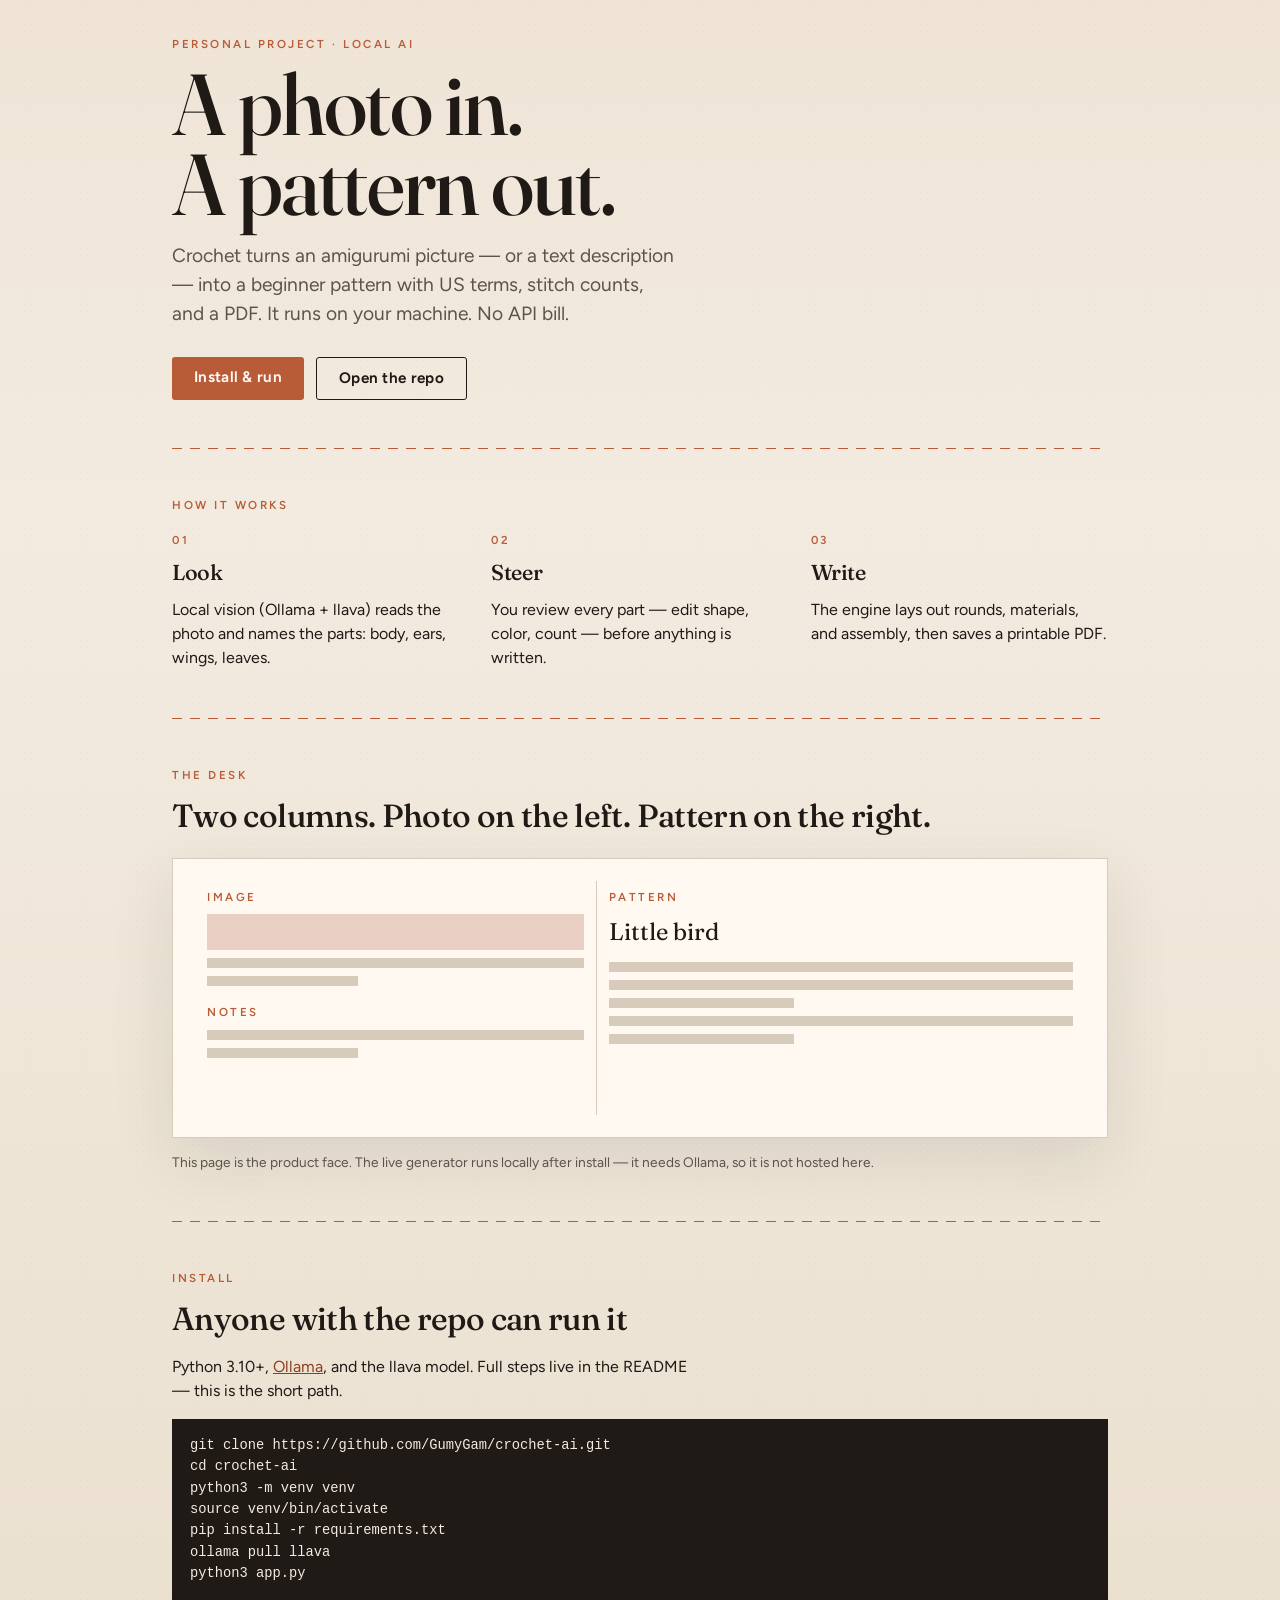
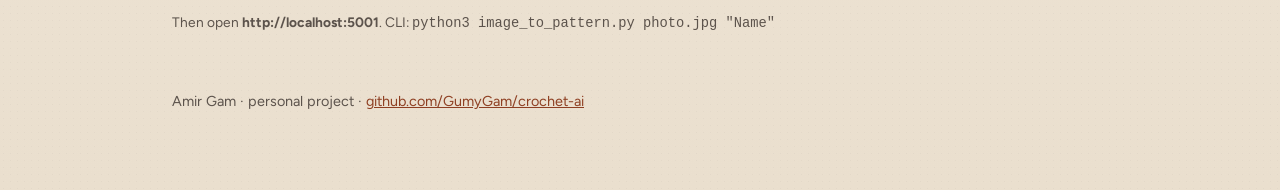
<file: docs/index.html>
<!DOCTYPE html>
<html lang="en">
<head>
    <meta charset="UTF-8">
    <meta name="viewport" content="width=device-width, initial-scale=1.0">
    <title>Crochet — photo to beginner pattern</title>
    <meta name="description" content="Turn a photo into a beginner crochet pattern. Local AI, no cloud, PDF out.">
    <link rel="preconnect" href="https://fonts.googleapis.com">
    <link rel="preconnect" href="https://fonts.gstatic.com" crossorigin>
    <link href="https://fonts.googleapis.com/css2?family=Figtree:wght@400;500;600;650&family=Fraunces:opsz,wght@9..144,500;9..144,600&display=swap" rel="stylesheet">
    <link rel="stylesheet" href="studio.css">
</head>
<body>
    <div class="site-wrap">
        <p class="kicker">Personal project · local AI</p>
        <section class="hero">
            <h1>A photo in.<br>A pattern out.</h1>
            <p class="lede">Crochet turns an amigurumi picture — or a text description — into a beginner pattern with US terms, stitch counts, and a PDF. It runs on your machine. No API bill.</p>
            <div class="hero-actions">
                <a class="btn btn-inline" href="https://github.com/GumyGam/crochet-ai#quick-start">Install &amp; run</a>
                <a class="btn btn-inline btn-outline" href="https://github.com/GumyGam/crochet-ai">Open the repo</a>
            </div>
        </section>

        <hr class="stitch">

        <section>
            <p class="kicker">How it works</p>
            <div class="steps" style="margin-top: 18px;">
                <div class="step">
                    <p class="kicker">01</p>
                    <h3>Look</h3>
                    <p>Local vision (Ollama + llava) reads the photo and names the parts: body, ears, wings, leaves.</p>
                </div>
                <div class="step">
                    <p class="kicker">02</p>
                    <h3>Steer</h3>
                    <p>You review every part — edit shape, color, count — before anything is written.</p>
                </div>
                <div class="step">
                    <p class="kicker">03</p>
                    <h3>Write</h3>
                    <p>The engine lays out rounds, materials, and assembly, then saves a printable PDF.</p>
                </div>
            </div>
        </section>

        <hr class="stitch">

        <section>
            <p class="kicker">The desk</p>
            <h2 class="display" style="font-size: 2rem; margin: 8px 0 18px;">Two columns. Photo on the left. Pattern on the right.</h2>
            <div class="mock" aria-hidden="true">
                <div class="mock-col">
                    <p class="kicker">Image</p>
                    <div class="mock-line wool"></div>
                    <div class="mock-line"></div>
                    <div class="mock-line short"></div>
                    <p class="kicker" style="margin-top: 18px;">Notes</p>
                    <div class="mock-line"></div>
                    <div class="mock-line short"></div>
                </div>
                <div class="mock-col">
                    <p class="kicker">Pattern</p>
                    <p style="font-family: var(--font-display); font-size: 1.5rem; margin: 8px 0 12px;">Little bird</p>
                    <div class="mock-line"></div>
                    <div class="mock-line"></div>
                    <div class="mock-line short"></div>
                    <div class="mock-line"></div>
                    <div class="mock-line short"></div>
                </div>
            </div>
            <p class="hint" style="margin-top: 14px;">This page is the product face. The live generator runs locally after install — it needs Ollama, so it is not hosted here.</p>
        </section>

        <hr class="stitch">

        <section class="install">
            <p class="kicker">Install</p>
            <h2 class="display" style="font-size: 2rem; margin: 8px 0 12px;">Anyone with the repo can run it</h2>
            <p style="margin-bottom: 16px; max-width: 52ch;">Python 3.10+, <a href="https://ollama.com">Ollama</a>, and the llava model. Full steps live in the README — this is the short path.</p>
<pre><code>git clone https://github.com/GumyGam/crochet-ai.git
cd crochet-ai
python3 -m venv venv
source venv/bin/activate
pip install -r requirements.txt
ollama pull llava
python3 app.py</code></pre>
            <p class="hint" style="margin-top: 12px;">Then open <strong>http://localhost:5001</strong>. CLI: <code>python3 image_to_pattern.py photo.jpg "Name"</code></p>
        </section>

        <p class="footer">Amir Gam · personal project · <a href="https://github.com/GumyGam/crochet-ai">github.com/GumyGam/crochet-ai</a></p>
    </div>
</body>
</html>
</file>
<file: docs/studio.css>
/* Craft studio tokens — cream paper, ink, wool-red.
   Used by the local app (templates/index.html) and the GitHub Pages product page.
   Edit these variables to restyle the whole product. */
:root {
  --paper: #f3ebe0;
  --paper-2: #fff9f2;
  --ink: #1f1a16;
  --ink-soft: #5c534c;
  --line: #d7cbbc;
  --wool: #b85c38;
  --wool-deep: #8e3f22;
  --wool-soft: #ead0c4;
  --ok: #3f6b4a;
  --err: #9b2c2c;
  --shadow: 0 22px 60px rgba(31, 26, 22, 0.1);
  --font-display: "Fraunces", "Iowan Old Style", Georgia, serif;
  --font-body: "Figtree", "Source Sans 3", system-ui, sans-serif;
  --radius: 3px;
}

* { box-sizing: border-box; margin: 0; padding: 0; }

html, body { min-height: 100%; }

body {
  font-family: var(--font-body);
  color: var(--ink);
  background-color: var(--paper);
  background-image:
    radial-gradient(rgba(31, 26, 22, 0.035) 0.7px, transparent 0.7px),
    linear-gradient(180deg, #efe4d6 0%, var(--paper) 28%, #eadfce 100%);
  background-size: 7px 7px, 100% 100%;
  line-height: 1.5;
}

a { color: var(--wool-deep); }
a:hover { color: var(--wool); }

.kicker {
  font-size: 0.72rem;
  letter-spacing: 0.22em;
  text-transform: uppercase;
  color: var(--wool);
  font-weight: 600;
}

h1, h2, h3, .display {
  font-family: var(--font-display);
  font-optical-sizing: auto;
  font-weight: 500;
  letter-spacing: -0.02em;
}

/* ── App shell ── */
.page {
  max-width: 1280px;
  margin: 0 auto;
  padding: 28px 22px 64px;
}

.masthead {
  display: grid;
  grid-template-columns: 1fr auto;
  gap: 16px;
  align-items: end;
  padding: 8px 4px 28px;
  border-bottom: 1px dashed var(--line);
  margin-bottom: 28px;
}

.masthead h1 {
  font-size: clamp(2.4rem, 5vw, 3.6rem);
  line-height: 0.95;
  margin: 8px 0 10px;
}

.lede {
  max-width: 38ch;
  color: var(--ink-soft);
  font-size: 1.02rem;
}

.desk {
  display: grid;
  grid-template-columns: minmax(320px, 0.92fr) 1.08fr;
  background: var(--paper-2);
  border: 1px solid var(--line);
  box-shadow: var(--shadow);
  min-height: 72vh;
}

.input-panel,
.preview-panel {
  padding: 28px 26px 36px;
  max-height: 82vh;
  overflow-y: auto;
}

.input-panel {
  border-right: 1px solid var(--line);
  background:
    repeating-linear-gradient(
      -12deg,
      transparent,
      transparent 11px,
      rgba(184, 92, 56, 0.03) 11px,
      rgba(184, 92, 56, 0.03) 12px
    );
}

.section { margin-bottom: 22px; }

.section-title {
  font-family: var(--font-display);
  font-size: 1.15rem;
  font-weight: 500;
  margin-bottom: 12px;
}

.step-num {
  color: var(--wool);
  font-size: 0.78rem;
  letter-spacing: 0.16em;
  text-transform: uppercase;
  display: block;
  margin-bottom: 4px;
}

.upload-area {
  border: 1px dashed var(--wool);
  background: rgba(255, 249, 242, 0.7);
  padding: 32px 18px;
  text-align: center;
  cursor: pointer;
  transition: background 0.2s, border-color 0.2s;
}

.upload-area:hover,
.upload-area.dragover {
  background: var(--wool-soft);
  border-style: solid;
}

.upload-mark {
  font-family: var(--font-display);
  font-size: 1.8rem;
  color: var(--wool);
  margin-bottom: 6px;
}

.hint { font-size: 0.86rem; color: var(--ink-soft); margin-top: 8px; }

input[type="file"] { display: none; }

textarea,
input[type="text"],
select {
  width: 100%;
  padding: 12px 14px;
  border: 1px solid var(--line);
  background: #fffdf9;
  font: inherit;
  color: var(--ink);
  border-radius: var(--radius);
}

textarea { min-height: 88px; resize: vertical; }

textarea:focus,
input[type="text"]:focus,
select:focus {
  outline: 2px solid var(--wool-soft);
  border-color: var(--wool);
}

.settings {
  background: #fffdf9;
  border: 1px solid var(--line);
  padding: 16px;
}

.setting-item { margin-bottom: 12px; }
.setting-item:last-child { margin-bottom: 0; }
.setting-item label {
  display: block;
  margin-bottom: 6px;
  font-size: 0.86rem;
  font-weight: 600;
  color: var(--ink-soft);
}

.btn {
  background: var(--wool);
  color: #fffaf6;
  border: 0;
  padding: 13px 22px;
  font: 650 0.95rem/1 var(--font-body);
  letter-spacing: 0.02em;
  cursor: pointer;
  width: 100%;
  border-radius: var(--radius);
  transition: background 0.15s, transform 0.15s;
}

.btn:hover { background: var(--wool-deep); transform: translateY(-1px); }
.btn:disabled { opacity: 0.45; cursor: not-allowed; transform: none; }
.btn-download { background: var(--ink); margin-top: 12px; }
.btn-download:hover { background: #000; }
.btn-ghost {
  background: transparent;
  color: var(--wool-deep);
  border: 1px dashed var(--wool);
  margin-bottom: 14px;
}
.btn-ghost:hover { background: var(--wool-soft); transform: none; }
.btn-cancel { background: var(--line); color: var(--ink); }
.btn-cancel:hover { background: #cfc3b4; transform: none; }

.review-section { display: none; margin-top: 28px; padding-top: 22px; border-top: 1px dashed var(--line); }
.review-section.visible { display: block; }

.creature-badge {
  display: inline-block;
  border: 1px solid var(--wool);
  color: var(--wool-deep);
  padding: 4px 12px;
  font-size: 0.82rem;
  letter-spacing: 0.06em;
  text-transform: uppercase;
  margin-bottom: 12px;
}

.review-hint {
  font-size: 0.88rem;
  color: var(--ink-soft);
  margin-bottom: 14px;
  padding: 10px 12px;
  background: #f7ecdf;
  border-left: 3px solid var(--wool);
}

.part-card {
  background: #fffdf9;
  border: 1px solid var(--line);
  padding: 12px 14px;
  margin-bottom: 8px;
  display: grid;
  grid-template-columns: 1fr auto;
  gap: 10px;
  align-items: center;
}

.part-info { display: flex; flex-wrap: wrap; gap: 6px; align-items: center; }
.part-name { font-weight: 650; }
.part-tag {
  font-size: 0.72rem;
  letter-spacing: 0.04em;
  text-transform: uppercase;
  padding: 2px 8px;
  border: 1px solid var(--line);
  color: var(--ink-soft);
}
.tag-shape { border-color: #b9c7c0; }
.tag-color { border-color: var(--wool-soft); }
.part-actions { display: flex; gap: 4px; }

.btn-icon {
  background: transparent;
  border: 1px solid var(--line);
  padding: 5px 9px;
  cursor: pointer;
  font-size: 0.78rem;
  color: var(--ink-soft);
}
.btn-icon:hover { border-color: var(--ink); color: var(--ink); }
.btn-icon.remove:hover { border-color: var(--err); color: var(--err); }

.modal-overlay {
  display: none;
  position: fixed;
  inset: 0;
  background: rgba(31, 26, 22, 0.45);
  z-index: 1000;
  align-items: center;
  justify-content: center;
  padding: 16px;
}
.modal-overlay.visible { display: flex; }
.modal {
  background: var(--paper-2);
  border: 1px solid var(--line);
  padding: 28px;
  width: 420px;
  max-width: 100%;
  box-shadow: var(--shadow);
}
.modal h3 { margin-bottom: 16px; font-size: 1.4rem; }
.modal label {
  display: block;
  margin-bottom: 4px;
  font-size: 0.82rem;
  font-weight: 600;
  color: var(--ink-soft);
}
.modal input, .modal select { margin-bottom: 12px; }
.modal-buttons { display: flex; gap: 10px; margin-top: 8px; }
.modal-buttons .btn { flex: 1; }

.preview-content {
  background: #fffdf9;
  padding: 22px 24px;
  border: 1px solid var(--line);
  font-size: 0.92rem;
}
.preview-content h1 { font-size: 1.5rem; margin-bottom: 12px; }
.preview-content h2 { color: var(--wool-deep); margin: 18px 0 8px; font-size: 1.15rem; }
.preview-content h3 { margin: 14px 0 6px; font-size: 1rem; }
.preview-content p, .preview-content li { margin-bottom: 6px; }

.loading { text-align: center; padding: 48px 16px; color: var(--ink-soft); }
.spinner {
  width: 36px; height: 36px;
  border: 2px solid var(--line);
  border-top-color: var(--wool);
  border-radius: 50%;
  animation: spin 0.9s linear infinite;
  margin: 0 auto 16px;
}
@keyframes spin { to { transform: rotate(360deg); } }

.error, .success {
  padding: 12px 14px;
  margin-bottom: 14px;
  font-size: 0.9rem;
}
.error { background: #f8e4e0; color: var(--err); border-left: 3px solid var(--err); }
.success { background: #e5efe6; color: var(--ok); border-left: 3px solid var(--ok); }

.preview-empty {
  text-align: left;
  color: var(--ink-soft);
  padding: 28px 8px;
}
.preview-empty-icon {
  font-family: var(--font-display);
  font-size: 2.4rem;
  color: var(--wool);
  margin-bottom: 8px;
}
.preview-error-detail {
  margin-top: 12px;
  padding: 10px 12px;
  background: #f8e4e0;
  color: var(--err);
  font-size: 0.86rem;
}

#imagePreview img {
  max-width: 100%;
  max-height: 200px;
  border: 1px solid var(--line);
  margin-top: 4px;
}

@media (max-width: 900px) {
  .masthead, .desk { display: block; }
  .input-panel, .preview-panel {
    max-height: none;
    border-right: 0;
  }
  .input-panel { border-bottom: 1px solid var(--line); }
}

/* ── Product page extras (docs/index.html) ── */
.site-wrap { max-width: 980px; margin: 0 auto; padding: 36px 22px 80px; }

.hero h1 {
  font-size: clamp(3rem, 8vw, 5.4rem);
  line-height: 0.92;
  margin: 12px 0 18px;
}

.hero .lede { font-size: 1.2rem; max-width: 42ch; }

.hero-actions { display: flex; flex-wrap: wrap; gap: 12px; margin-top: 28px; }

.btn-inline {
  width: auto;
  display: inline-block;
  text-decoration: none;
  text-align: center;
}

.btn-outline {
  background: transparent;
  color: var(--ink);
  border: 1px solid var(--ink);
}
.btn-outline:hover { background: var(--ink); color: var(--paper-2); }

.stitch {
  height: 1px;
  border: 0;
  background: repeating-linear-gradient(90deg, var(--wool) 0 10px, transparent 10px 18px);
  margin: 48px 0;
}

.steps {
  display: grid;
  grid-template-columns: repeat(3, 1fr);
  gap: 22px;
}

.step h3 { font-size: 1.35rem; margin: 8px 0; }

.mock {
  background: var(--paper-2);
  border: 1px solid var(--line);
  box-shadow: var(--shadow);
  padding: 22px;
  display: grid;
  grid-template-columns: 0.9fr 1.1fr;
  min-height: 280px;
}
.mock-col { padding: 8px 12px; }
.mock-col + .mock-col { border-left: 1px solid var(--line); }
.mock-line {
  height: 10px;
  background: var(--line);
  margin: 8px 0;
}
.mock-line.short { width: 40%; }
.mock-line.wool { background: var(--wool-soft); height: 36px; }

.install pre,
.site-wrap pre {
  background: #1f1a16;
  color: #f3ebe0;
  padding: 16px 18px;
  overflow-x: auto;
  font-size: 0.86rem;
  line-height: 1.55;
}

.footer {
  margin-top: 56px;
  color: var(--ink-soft);
  font-size: 0.9rem;
}

@media (max-width: 800px) {
  .steps, .mock { display: block; }
  .mock-col + .mock-col { border-left: 0; border-top: 1px solid var(--line); }
}
</file>
